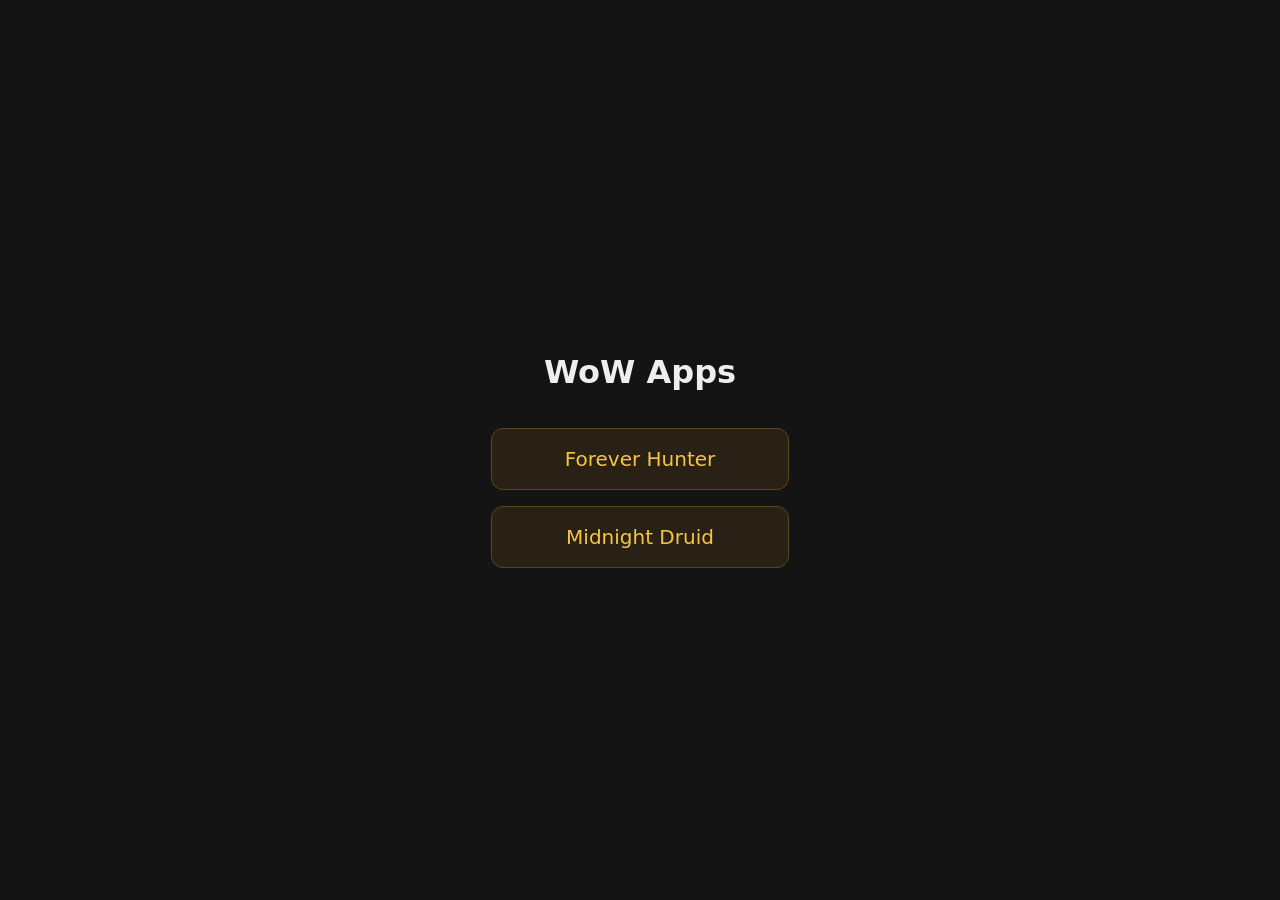
<file: index.html>
<!doctype html><html><head><meta charset="utf-8"><meta name="viewport" content="width=device-width,initial-scale=1"><title>Carlos's WoW Apps</title>
<style>body{font-family:system-ui;background:#141414;color:#eee;display:flex;flex-direction:column;gap:16px;align-items:center;justify-content:center;min-height:100vh;margin:0}a{display:block;width:260px;text-align:center;padding:18px;border-radius:12px;background:#2a2116;color:#f5c542;text-decoration:none;font-size:20px;border:1px solid #5a4520}</style></head>
<body><h1>WoW Apps</h1><a href="forever/">Forever Hunter</a><a href="midnight/">Midnight Druid</a></body></html>
</file>
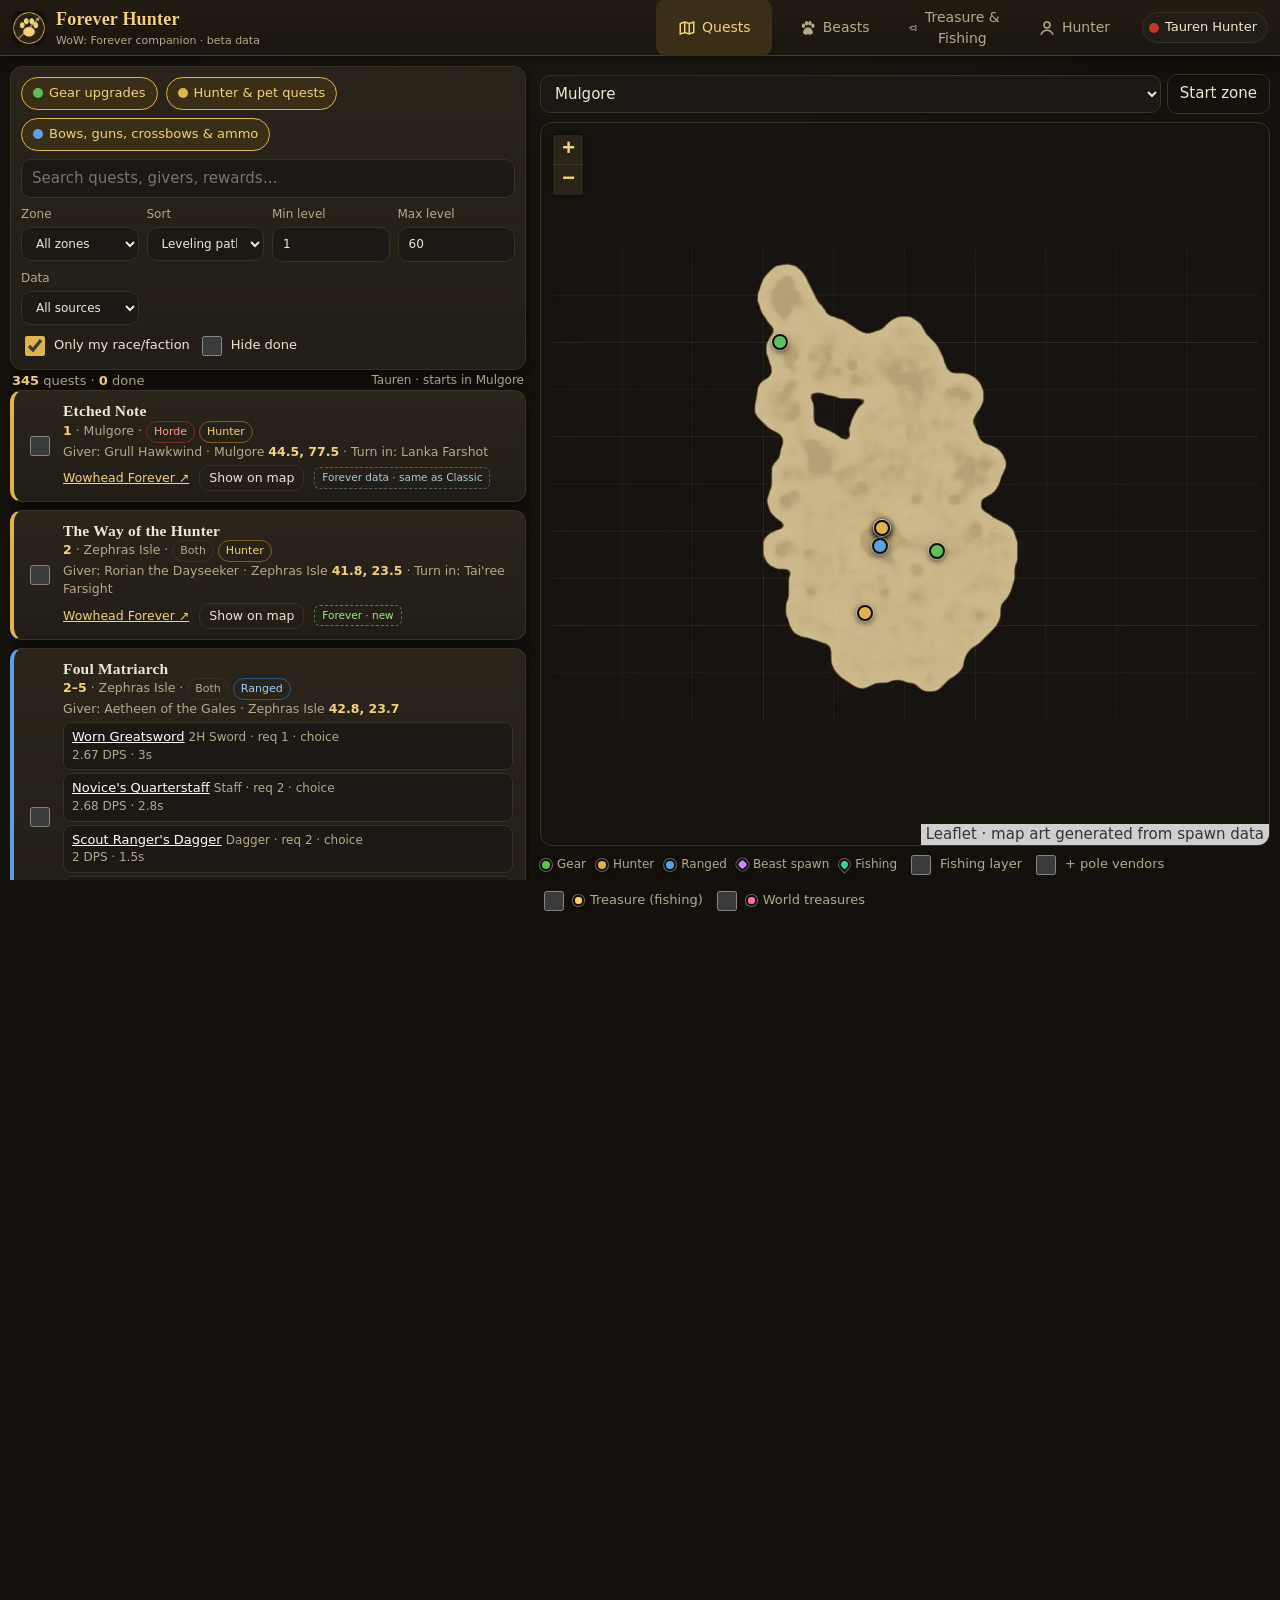
<file: forever/index.html>
<!doctype html>
<html lang="en">
<head>
<meta charset="utf-8">
<meta name="viewport" content="width=device-width,initial-scale=1,viewport-fit=cover">
<title>Forever Hunter — WoW: Forever quest map &amp; beast Pokédex</title>
<meta name="description" content="Fan-made WoW: Forever Hunter companion: quest map with gear, class/pet and ranged-weapon quests, and a tameable beast Pokédex.">
<meta name="theme-color" content="#1a150f">
<link rel="manifest" href="manifest.webmanifest">
<link rel="icon" href="icons/icon-192.png" type="image/png">
<link rel="apple-touch-icon" href="icons/apple-touch-icon.png">
<meta name="apple-mobile-web-app-capable" content="yes">
<meta name="apple-mobile-web-app-status-bar-style" content="black-translucent">
<link rel="stylesheet" href="vendor/leaflet/leaflet.css">
<link rel="stylesheet" href="css/app.css">
</head>
<body>
<header class="top">
  <img class="logo" src="icons/icon-192.png" alt="">
  <div><h1>Forever Hunter</h1><div class="sub">WoW: Forever companion · beta data</div></div>
  <div class="grow"></div>
  <nav class="tabs" role="tablist" aria-label="Sections">
    <button data-view="quests" role="tab" aria-selected="true"><svg viewBox="0 0 24 24" fill="none" stroke="currentColor" stroke-width="2"><path d="M9 4 3 6v14l6-2 6 2 6-2V4l-6 2-6-2z"/><path d="M9 4v14M15 6v14"/></svg>Quests</button>
    <button data-view="beasts" role="tab" aria-selected="false"><svg viewBox="0 0 24 24" fill="currentColor"><ellipse cx="6" cy="9" rx="2.2" ry="3"/><ellipse cx="10" cy="5.5" rx="2.2" ry="3"/><ellipse cx="14.5" cy="5.5" rx="2.2" ry="3"/><ellipse cx="18.5" cy="9" rx="2.2" ry="3"/><path d="M12 11c3.5 0 6.5 4.2 6.5 6.8 0 2.2-1.8 3.2-3.6 3.2-1.2 0-1.9-.6-2.9-.6s-1.7.6-2.9.6c-1.8 0-3.6-1-3.6-3.2C5.5 15.2 8.5 11 12 11z"/></svg>Beasts</button>
    <button data-view="fishing" role="tab" aria-selected="false"><svg viewBox="0 0 24 24" fill="none" stroke="currentColor" stroke-width="2"><path d="M3 12c3-4 7-5 11-3l4-3v12l-4-3c-4 2-8 1-11-3z"/><circle cx="7.5" cy="11.5" r=".8" fill="currentColor"/></svg>Treasure &amp; Fishing</button>
    <button data-view="settings" role="tab" aria-selected="false"><svg viewBox="0 0 24 24" fill="none" stroke="currentColor" stroke-width="2"><circle cx="12" cy="8" r="4"/><path d="M4 21c1.5-4 4.5-6 8-6s6.5 2 8 6"/></svg>Hunter</button>
  </nav>
  <button class="charpill" id="charpill" aria-label="Change race"></button>
</header>
<main>
  <div id="loading" class="empty">Loading Forever data…</div>
  <section class="view on" id="view-quests" aria-label="Quests"></section>
  <section class="view" id="view-beasts" aria-label="Beasts"></section>
  <section class="view" id="view-fishing" aria-label="Treasure &amp; Fishing"></section>
  <section class="view" id="view-settings" aria-label="Settings"></section>
</main>
<div id="map-holder" style="height:300px"></div>
<script src="vendor/leaflet/leaflet.js"></script>
<script type="module" src="js/app.js"></script>
</body>
</html>
</file>
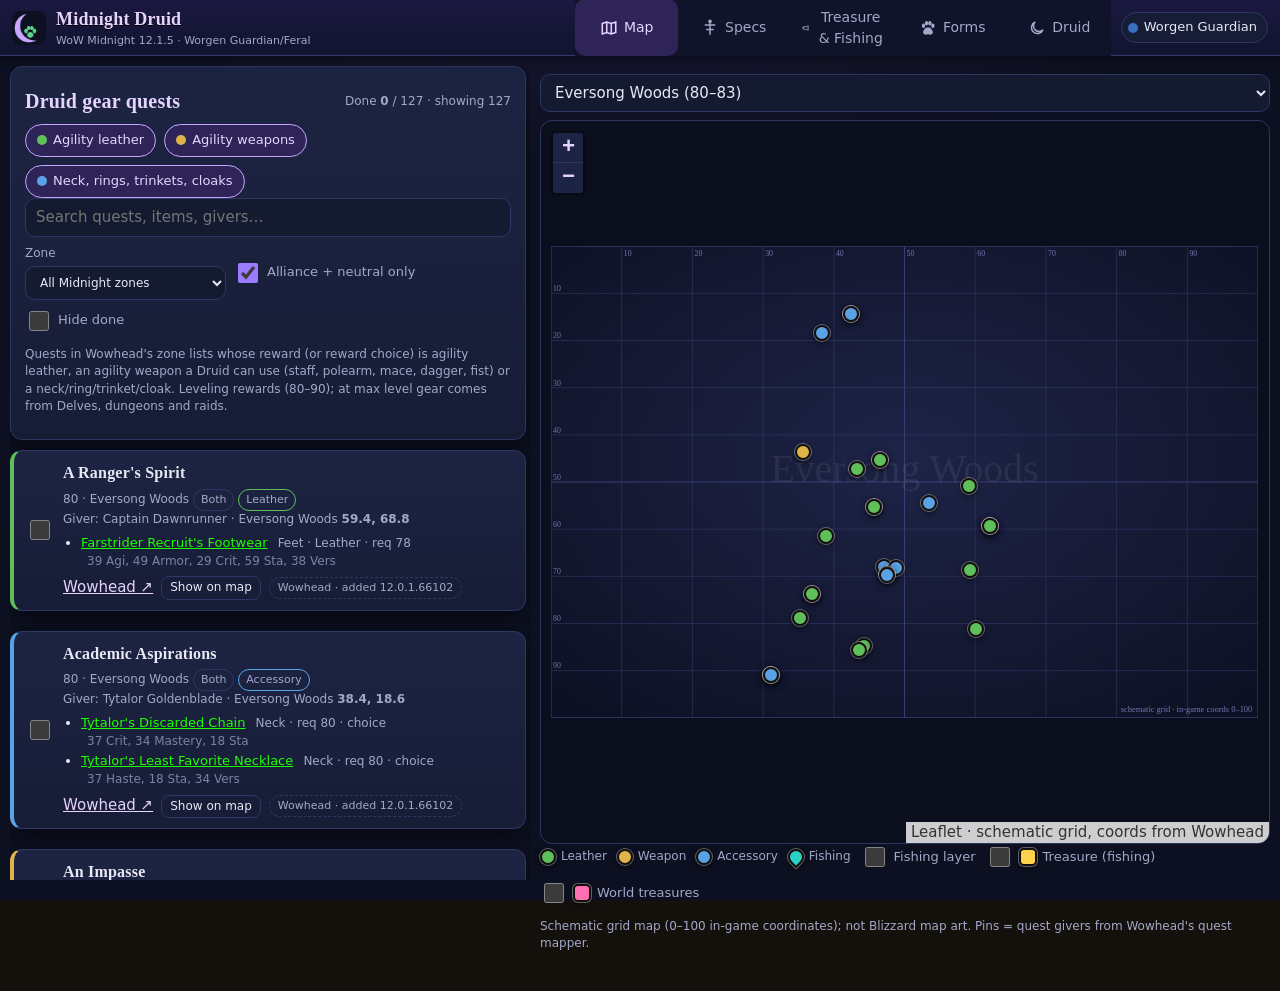
<file: midnight/index.html>
<!doctype html>
<html lang="en">
<head>
<meta charset="utf-8">
<meta name="viewport" content="width=device-width,initial-scale=1,viewport-fit=cover">
<title>Midnight Druid — WoW Midnight 12.1.5 Worgen Guardian/Feral companion</title>
<meta name="description" content="Fan-made WoW Midnight companion for a Worgen Druid: gear-quest map, Guardian/Feral builds and stats, treasure &amp; fishing guide and a form Pokédex.">
<meta name="theme-color" content="#0f1220">
<link rel="manifest" href="manifest.webmanifest">
<link rel="icon" href="icons/icon-192.png" type="image/png">
<link rel="apple-touch-icon" href="icons/apple-touch-icon.png">
<meta name="apple-mobile-web-app-capable" content="yes">
<meta name="apple-mobile-web-app-status-bar-style" content="black-translucent">
<link rel="stylesheet" href="vendor/leaflet/leaflet.css">
<link rel="stylesheet" href="css/app.css">
</head>
<body class="midnight">
<header class="top">
  <img class="logo" src="icons/icon-192.png" alt="">
  <div><h1>Midnight Druid</h1><div class="sub">WoW Midnight 12.1.5 · Worgen Guardian/Feral</div></div>
  <div class="grow"></div>
  <nav class="tabs" role="tablist" aria-label="Sections">
    <button data-view="map" role="tab" aria-selected="true"><svg viewBox="0 0 24 24" fill="none" stroke="currentColor" stroke-width="2"><path d="M9 4 3 6v14l6-2 6 2 6-2V4l-6 2-6-2z"/><path d="M9 4v14M15 6v14"/></svg>Map</button>
    <button data-view="specs" role="tab" aria-selected="false"><svg viewBox="0 0 24 24" fill="none" stroke="currentColor" stroke-width="2"><path d="M12 3v18M5 8h14M7 14h10"/><circle cx="12" cy="3" r="1.5"/></svg>Specs</button>
    <button data-view="fishing" role="tab" aria-selected="false"><svg viewBox="0 0 24 24" fill="none" stroke="currentColor" stroke-width="2"><path d="M3 12c3-4 7-5 11-3l4-3v12l-4-3c-4 2-8 1-11-3z"/><circle cx="7.5" cy="11.5" r=".8" fill="currentColor"/></svg>Treasure &amp; Fishing</button>
    <button data-view="forms" role="tab" aria-selected="false"><svg viewBox="0 0 24 24" fill="currentColor"><ellipse cx="6" cy="9" rx="2.2" ry="3"/><ellipse cx="10" cy="5.5" rx="2.2" ry="3"/><ellipse cx="14.5" cy="5.5" rx="2.2" ry="3"/><ellipse cx="18.5" cy="9" rx="2.2" ry="3"/><path d="M12 11c3.5 0 6.5 4.2 6.5 6.8 0 2.2-1.8 3.2-3.6 3.2-1.2 0-1.9-.6-2.9-.6s-1.7.6-2.9.6c-1.8 0-3.6-1-3.6-3.2C5.5 15.2 8.5 11 12 11z"/></svg>Forms</button>
    <button data-view="druid" role="tab" aria-selected="false"><svg viewBox="0 0 24 24" fill="none" stroke="currentColor" stroke-width="2"><path d="M20 14.5A8 8 0 1 1 9.5 4a6.5 6.5 0 0 0 10.5 10.5z"/></svg>Druid</button>
  </nav>
  <button class="charpill" id="charpill" aria-label="Switch spec"></button>
</header>
<main>
  <div id="loading" class="empty">Loading Midnight data…</div>
  <section class="view on" id="view-map" aria-label="Map"></section>
  <section class="view" id="view-specs" aria-label="Specs"></section>
  <section class="view" id="view-fishing" aria-label="Treasure &amp; Fishing"></section>
  <section class="view" id="view-forms" aria-label="Forms"></section>
  <section class="view" id="view-druid" aria-label="Druid"></section>
</main>
<div id="map-holder" style="height:300px"></div>
<script src="vendor/leaflet/leaflet.js"></script>
<script type="module" src="js/app.js"></script>
</body>
</html>
</file>
<file: forever/vendor/leaflet/leaflet.css>
/* required styles */

.leaflet-pane,
.leaflet-tile,
.leaflet-marker-icon,
.leaflet-marker-shadow,
.leaflet-tile-container,
.leaflet-pane > svg,
.leaflet-pane > canvas,
.leaflet-zoom-box,
.leaflet-image-layer,
.leaflet-layer {
	position: absolute;
	left: 0;
	top: 0;
	}
.leaflet-container {
	overflow: hidden;
	}
.leaflet-tile,
.leaflet-marker-icon,
.leaflet-marker-shadow {
	-webkit-user-select: none;
	   -moz-user-select: none;
	        user-select: none;
	  -webkit-user-drag: none;
	}
/* Prevents IE11 from highlighting tiles in blue */
.leaflet-tile::selection {
	background: transparent;
}
/* Safari renders non-retina tile on retina better with this, but Chrome is worse */
.leaflet-safari .leaflet-tile {
	image-rendering: -webkit-optimize-contrast;
	}
/* hack that prevents hw layers "stretching" when loading new tiles */
.leaflet-safari .leaflet-tile-container {
	width: 1600px;
	height: 1600px;
	-webkit-transform-origin: 0 0;
	}
.leaflet-marker-icon,
.leaflet-marker-shadow {
	display: block;
	}
/* .leaflet-container svg: reset svg max-width decleration shipped in Joomla! (joomla.org) 3.x */
/* .leaflet-container img: map is broken in FF if you have max-width: 100% on tiles */
.leaflet-container .leaflet-overlay-pane svg {
	max-width: none !important;
	max-height: none !important;
	}
.leaflet-container .leaflet-marker-pane img,
.leaflet-container .leaflet-shadow-pane img,
.leaflet-container .leaflet-tile-pane img,
.leaflet-container img.leaflet-image-layer,
.leaflet-container .leaflet-tile {
	max-width: none !important;
	max-height: none !important;
	width: auto;
	padding: 0;
	}

.leaflet-container img.leaflet-tile {
	/* See: https://bugs.chromium.org/p/chromium/issues/detail?id=600120 */
	mix-blend-mode: plus-lighter;
}

.leaflet-container.leaflet-touch-zoom {
	-ms-touch-action: pan-x pan-y;
	touch-action: pan-x pan-y;
	}
.leaflet-container.leaflet-touch-drag {
	-ms-touch-action: pinch-zoom;
	/* Fallback for FF which doesn't support pinch-zoom */
	touch-action: none;
	touch-action: pinch-zoom;
}
.leaflet-container.leaflet-touch-drag.leaflet-touch-zoom {
	-ms-touch-action: none;
	touch-action: none;
}
.leaflet-container {
	-webkit-tap-highlight-color: transparent;
}
.leaflet-container a {
	-webkit-tap-highlight-color: rgba(51, 181, 229, 0.4);
}
.leaflet-tile {
	filter: inherit;
	visibility: hidden;
	}
.leaflet-tile-loaded {
	visibility: inherit;
	}
.leaflet-zoom-box {
	width: 0;
	height: 0;
	-moz-box-sizing: border-box;
	     box-sizing: border-box;
	z-index: 800;
	}
/* workaround for https://bugzilla.mozilla.org/show_bug.cgi?id=888319 */
.leaflet-overlay-pane svg {
	-moz-user-select: none;
	}

.leaflet-pane         { z-index: 400; }

.leaflet-tile-pane    { z-index: 200; }
.leaflet-overlay-pane { z-index: 400; }
.leaflet-shadow-pane  { z-index: 500; }
.leaflet-marker-pane  { z-index: 600; }
.leaflet-tooltip-pane   { z-index: 650; }
.leaflet-popup-pane   { z-index: 700; }

.leaflet-map-pane canvas { z-index: 100; }
.leaflet-map-pane svg    { z-index: 200; }

.leaflet-vml-shape {
	width: 1px;
	height: 1px;
	}
.lvml {
	behavior: url(#default#VML);
	display: inline-block;
	position: absolute;
	}


/* control positioning */

.leaflet-control {
	position: relative;
	z-index: 800;
	pointer-events: visiblePainted; /* IE 9-10 doesn't have auto */
	pointer-events: auto;
	}
.leaflet-top,
.leaflet-bottom {
	position: absolute;
	z-index: 1000;
	pointer-events: none;
	}
.leaflet-top {
	top: 0;
	}
.leaflet-right {
	right: 0;
	}
.leaflet-bottom {
	bottom: 0;
	}
.leaflet-left {
	left: 0;
	}
.leaflet-control {
	float: left;
	clear: both;
	}
.leaflet-right .leaflet-control {
	float: right;
	}
.leaflet-top .leaflet-control {
	margin-top: 10px;
	}
.leaflet-bottom .leaflet-control {
	margin-bottom: 10px;
	}
.leaflet-left .leaflet-control {
	margin-left: 10px;
	}
.leaflet-right .leaflet-control {
	margin-right: 10px;
	}


/* zoom and fade animations */

.leaflet-fade-anim .leaflet-popup {
	opacity: 0;
	-webkit-transition: opacity 0.2s linear;
	   -moz-transition: opacity 0.2s linear;
	        transition: opacity 0.2s linear;
	}
.leaflet-fade-anim .leaflet-map-pane .leaflet-popup {
	opacity: 1;
	}
.leaflet-zoom-animated {
	-webkit-transform-origin: 0 0;
	    -ms-transform-origin: 0 0;
	        transform-origin: 0 0;
	}
svg.leaflet-zoom-animated {
	will-change: transform;
}

.leaflet-zoom-anim .leaflet-zoom-animated {
	-webkit-transition: -webkit-transform 0.25s cubic-bezier(0,0,0.25,1);
	   -moz-transition:    -moz-transform 0.25s cubic-bezier(0,0,0.25,1);
	        transition:         transform 0.25s cubic-bezier(0,0,0.25,1);
	}
.leaflet-zoom-anim .leaflet-tile,
.leaflet-pan-anim .leaflet-tile {
	-webkit-transition: none;
	   -moz-transition: none;
	        transition: none;
	}

.leaflet-zoom-anim .leaflet-zoom-hide {
	visibility: hidden;
	}


/* cursors */

.leaflet-interactive {
	cursor: pointer;
	}
.leaflet-grab {
	cursor: -webkit-grab;
	cursor:    -moz-grab;
	cursor:         grab;
	}
.leaflet-crosshair,
.leaflet-crosshair .leaflet-interactive {
	cursor: crosshair;
	}
.leaflet-popup-pane,
.leaflet-control {
	cursor: auto;
	}
.leaflet-dragging .leaflet-grab,
.leaflet-dragging .leaflet-grab .leaflet-interactive,
.leaflet-dragging .leaflet-marker-draggable {
	cursor: move;
	cursor: -webkit-grabbing;
	cursor:    -moz-grabbing;
	cursor:         grabbing;
	}

/* marker & overlays interactivity */
.leaflet-marker-icon,
.leaflet-marker-shadow,
.leaflet-image-layer,
.leaflet-pane > svg path,
.leaflet-tile-container {
	pointer-events: none;
	}

.leaflet-marker-icon.leaflet-interactive,
.leaflet-image-layer.leaflet-interactive,
.leaflet-pane > svg path.leaflet-interactive,
svg.leaflet-image-layer.leaflet-interactive path {
	pointer-events: visiblePainted; /* IE 9-10 doesn't have auto */
	pointer-events: auto;
	}

/* visual tweaks */

.leaflet-container {
	background: #ddd;
	outline-offset: 1px;
	}
.leaflet-container a {
	color: #0078A8;
	}
.leaflet-zoom-box {
	border: 2px dotted #38f;
	background: rgba(255,255,255,0.5);
	}


/* general typography */
.leaflet-container {
	font-family: "Helvetica Neue", Arial, Helvetica, sans-serif;
	font-size: 12px;
	font-size: 0.75rem;
	line-height: 1.5;
	}


/* general toolbar styles */

.leaflet-bar {
	box-shadow: 0 1px 5px rgba(0,0,0,0.65);
	border-radius: 4px;
	}
.leaflet-bar a {
	background-color: #fff;
	border-bottom: 1px solid #ccc;
	width: 26px;
	height: 26px;
	line-height: 26px;
	display: block;
	text-align: center;
	text-decoration: none;
	color: black;
	}
.leaflet-bar a,
.leaflet-control-layers-toggle {
	background-position: 50% 50%;
	background-repeat: no-repeat;
	display: block;
	}
.leaflet-bar a:hover,
.leaflet-bar a:focus {
	background-color: #f4f4f4;
	}
.leaflet-bar a:first-child {
	border-top-left-radius: 4px;
	border-top-right-radius: 4px;
	}
.leaflet-bar a:last-child {
	border-bottom-left-radius: 4px;
	border-bottom-right-radius: 4px;
	border-bottom: none;
	}
.leaflet-bar a.leaflet-disabled {
	cursor: default;
	background-color: #f4f4f4;
	color: #bbb;
	}

.leaflet-touch .leaflet-bar a {
	width: 30px;
	height: 30px;
	line-height: 30px;
	}
.leaflet-touch .leaflet-bar a:first-child {
	border-top-left-radius: 2px;
	border-top-right-radius: 2px;
	}
.leaflet-touch .leaflet-bar a:last-child {
	border-bottom-left-radius: 2px;
	border-bottom-right-radius: 2px;
	}

/* zoom control */

.leaflet-control-zoom-in,
.leaflet-control-zoom-out {
	font: bold 18px 'Lucida Console', Monaco, monospace;
	text-indent: 1px;
	}

.leaflet-touch .leaflet-control-zoom-in, .leaflet-touch .leaflet-control-zoom-out  {
	font-size: 22px;
	}


/* layers control */

.leaflet-control-layers {
	box-shadow: 0 1px 5px rgba(0,0,0,0.4);
	background: #fff;
	border-radius: 5px;
	}
.leaflet-control-layers-toggle {
	background-image: url(images/layers.png);
	width: 36px;
	height: 36px;
	}
.leaflet-retina .leaflet-control-layers-toggle {
	background-image: url(images/layers-2x.png);
	background-size: 26px 26px;
	}
.leaflet-touch .leaflet-control-layers-toggle {
	width: 44px;
	height: 44px;
	}
.leaflet-control-layers .leaflet-control-layers-list,
.leaflet-control-layers-expanded .leaflet-control-layers-toggle {
	display: none;
	}
.leaflet-control-layers-expanded .leaflet-control-layers-list {
	display: block;
	position: relative;
	}
.leaflet-control-layers-expanded {
	padding: 6px 10px 6px 6px;
	color: #333;
	background: #fff;
	}
.leaflet-control-layers-scrollbar {
	overflow-y: scroll;
	overflow-x: hidden;
	padding-right: 5px;
	}
.leaflet-control-layers-selector {
	margin-top: 2px;
	position: relative;
	top: 1px;
	}
.leaflet-control-layers label {
	display: block;
	font-size: 13px;
	font-size: 1.08333em;
	}
.leaflet-control-layers-separator {
	height: 0;
	border-top: 1px solid #ddd;
	margin: 5px -10px 5px -6px;
	}

/* Default icon URLs */
.leaflet-default-icon-path { /* used only in path-guessing heuristic, see L.Icon.Default */
	background-image: url(images/marker-icon.png);
	}


/* attribution and scale controls */

.leaflet-container .leaflet-control-attribution {
	background: #fff;
	background: rgba(255, 255, 255, 0.8);
	margin: 0;
	}
.leaflet-control-attribution,
.leaflet-control-scale-line {
	padding: 0 5px;
	color: #333;
	line-height: 1.4;
	}
.leaflet-control-attribution a {
	text-decoration: none;
	}
.leaflet-control-attribution a:hover,
.leaflet-control-attribution a:focus {
	text-decoration: underline;
	}
.leaflet-attribution-flag {
	display: inline !important;
	vertical-align: baseline !important;
	width: 1em;
	height: 0.6669em;
	}
.leaflet-left .leaflet-control-scale {
	margin-left: 5px;
	}
.leaflet-bottom .leaflet-control-scale {
	margin-bottom: 5px;
	}
.leaflet-control-scale-line {
	border: 2px solid #777;
	border-top: none;
	line-height: 1.1;
	padding: 2px 5px 1px;
	white-space: nowrap;
	-moz-box-sizing: border-box;
	     box-sizing: border-box;
	background: rgba(255, 255, 255, 0.8);
	text-shadow: 1px 1px #fff;
	}
.leaflet-control-scale-line:not(:first-child) {
	border-top: 2px solid #777;
	border-bottom: none;
	margin-top: -2px;
	}
.leaflet-control-scale-line:not(:first-child):not(:last-child) {
	border-bottom: 2px solid #777;
	}

.leaflet-touch .leaflet-control-attribution,
.leaflet-touch .leaflet-control-layers,
.leaflet-touch .leaflet-bar {
	box-shadow: none;
	}
.leaflet-touch .leaflet-control-layers,
.leaflet-touch .leaflet-bar {
	border: 2px solid rgba(0,0,0,0.2);
	background-clip: padding-box;
	}


/* popup */

.leaflet-popup {
	position: absolute;
	text-align: center;
	margin-bottom: 20px;
	}
.leaflet-popup-content-wrapper {
	padding: 1px;
	text-align: left;
	border-radius: 12px;
	}
.leaflet-popup-content {
	margin: 13px 24px 13px 20px;
	line-height: 1.3;
	font-size: 13px;
	font-size: 1.08333em;
	min-height: 1px;
	}
.leaflet-popup-content p {
	margin: 17px 0;
	margin: 1.3em 0;
	}
.leaflet-popup-tip-container {
	width: 40px;
	height: 20px;
	position: absolute;
	left: 50%;
	margin-top: -1px;
	margin-left: -20px;
	overflow: hidden;
	pointer-events: none;
	}
.leaflet-popup-tip {
	width: 17px;
	height: 17px;
	padding: 1px;

	margin: -10px auto 0;
	pointer-events: auto;

	-webkit-transform: rotate(45deg);
	   -moz-transform: rotate(45deg);
	    -ms-transform: rotate(45deg);
	        transform: rotate(45deg);
	}
.leaflet-popup-content-wrapper,
.leaflet-popup-tip {
	background: white;
	color: #333;
	box-shadow: 0 3px 14px rgba(0,0,0,0.4);
	}
.leaflet-container a.leaflet-popup-close-button {
	position: absolute;
	top: 0;
	right: 0;
	border: none;
	text-align: center;
	width: 24px;
	height: 24px;
	font: 16px/24px Tahoma, Verdana, sans-serif;
	color: #757575;
	text-decoration: none;
	background: transparent;
	}
.leaflet-container a.leaflet-popup-close-button:hover,
.leaflet-container a.leaflet-popup-close-button:focus {
	color: #585858;
	}
.leaflet-popup-scrolled {
	overflow: auto;
	}

.leaflet-oldie .leaflet-popup-content-wrapper {
	-ms-zoom: 1;
	}
.leaflet-oldie .leaflet-popup-tip {
	width: 24px;
	margin: 0 auto;

	-ms-filter: "progid:DXImageTransform.Microsoft.Matrix(M11=0.70710678, M12=0.70710678, M21=-0.70710678, M22=0.70710678)";
	filter: progid:DXImageTransform.Microsoft.Matrix(M11=0.70710678, M12=0.70710678, M21=-0.70710678, M22=0.70710678);
	}

.leaflet-oldie .leaflet-control-zoom,
.leaflet-oldie .leaflet-control-layers,
.leaflet-oldie .leaflet-popup-content-wrapper,
.leaflet-oldie .leaflet-popup-tip {
	border: 1px solid #999;
	}


/* div icon */

.leaflet-div-icon {
	background: #fff;
	border: 1px solid #666;
	}


/* Tooltip */
/* Base styles for the element that has a tooltip */
.leaflet-tooltip {
	position: absolute;
	padding: 6px;
	background-color: #fff;
	border: 1px solid #fff;
	border-radius: 3px;
	color: #222;
	white-space: nowrap;
	-webkit-user-select: none;
	-moz-user-select: none;
	-ms-user-select: none;
	user-select: none;
	pointer-events: none;
	box-shadow: 0 1px 3px rgba(0,0,0,0.4);
	}
.leaflet-tooltip.leaflet-interactive {
	cursor: pointer;
	pointer-events: auto;
	}
.leaflet-tooltip-top:before,
.leaflet-tooltip-bottom:before,
.leaflet-tooltip-left:before,
.leaflet-tooltip-right:before {
	position: absolute;
	pointer-events: none;
	border: 6px solid transparent;
	background: transparent;
	content: "";
	}

/* Directions */

.leaflet-tooltip-bottom {
	margin-top: 6px;
}
.leaflet-tooltip-top {
	margin-top: -6px;
}
.leaflet-tooltip-bottom:before,
.leaflet-tooltip-top:before {
	left: 50%;
	margin-left: -6px;
	}
.leaflet-tooltip-top:before {
	bottom: 0;
	margin-bottom: -12px;
	border-top-color: #fff;
	}
.leaflet-tooltip-bottom:before {
	top: 0;
	margin-top: -12px;
	margin-left: -6px;
	border-bottom-color: #fff;
	}
.leaflet-tooltip-left {
	margin-left: -6px;
}
.leaflet-tooltip-right {
	margin-left: 6px;
}
.leaflet-tooltip-left:before,
.leaflet-tooltip-right:before {
	top: 50%;
	margin-top: -6px;
	}
.leaflet-tooltip-left:before {
	right: 0;
	margin-right: -12px;
	border-left-color: #fff;
	}
.leaflet-tooltip-right:before {
	left: 0;
	margin-left: -12px;
	border-right-color: #fff;
	}

/* Printing */

@media print {
	/* Prevent printers from removing background-images of controls. */
	.leaflet-control {
		-webkit-print-color-adjust: exact;
		print-color-adjust: exact;
		}
	}
</file>
<file: forever/css/app.css>
:root{
  --bg:#14110d; --bg2:#1c1813; --panel:#221d16; --panel2:#2a241b; --line:#3a3125;
  --text:#efe6d2; --muted:#b5a88e; --dim:#8a7f6a; --gold:#e0b44c; --gold2:#f3d27a;
  --horde:#c0392b; --alliance:#3b6fc4; --ok:#5fbf5a; --blue:#5aa2e6; --rare:#c58bff;
  --radius:12px; --shadow:0 6px 24px rgba(0,0,0,.45);
  --tabh:62px; --toph:56px;
  color-scheme: dark;
}
*{box-sizing:border-box}
html,body{margin:0;height:100%;background:var(--bg);color:var(--text);
  font:15px/1.45 system-ui,-apple-system,"Segoe UI",Roboto,sans-serif;-webkit-text-size-adjust:100%}
body{background:radial-gradient(1200px 600px at 50% -200px,#2b2216 0%,var(--bg) 60%) fixed}
h1,h2,h3,.serif{font-family:Georgia,"Times New Roman",serif;letter-spacing:.2px}
a{color:var(--gold2)} a:hover{color:#fff}
button,select,input{font:inherit;color:inherit}
.sr{position:absolute;width:1px;height:1px;overflow:hidden;clip:rect(0 0 0 0)}

/* top bar */
.top{position:sticky;top:0;z-index:1000;height:var(--toph);display:flex;align-items:center;gap:10px;
  padding:0 12px;padding-top:env(safe-area-inset-top);background:linear-gradient(#231c13,#1a150f);
  border-bottom:1px solid #4a3b22;box-shadow:0 2px 12px rgba(0,0,0,.5)}
.top .logo{width:34px;height:34px;border-radius:8px}
.top h1{font-size:18px;margin:0;color:var(--gold2);text-shadow:0 1px 0 #000}
.top .sub{font-size:11px;color:var(--muted);display:none}
.top .grow{flex:1}
.charpill{display:flex;align-items:center;gap:6px;border:1px solid var(--line);background:var(--panel);
  border-radius:999px;padding:5px 10px 5px 6px;cursor:pointer;font-size:13px;white-space:nowrap}
.charpill .dot{width:10px;height:10px;border-radius:50%}
.dot.H{background:var(--horde)} .dot.A{background:var(--alliance)}

/* tabs (bottom on mobile, top on desktop) */
.tabs{position:fixed;bottom:0;left:0;right:0;z-index:1000;display:flex;height:calc(var(--tabh) + env(safe-area-inset-bottom));
  padding-bottom:env(safe-area-inset-bottom);background:#19140e;border-top:1px solid #4a3b22}
.tabs button{flex:1;background:none;border:0;color:var(--muted);display:flex;flex-direction:column;align-items:center;
  justify-content:center;gap:2px;font-size:12px;cursor:pointer}
.tabs button svg{width:24px;height:24px}
.tabs button[aria-selected=true]{color:var(--gold2)}
main{padding-bottom:calc(var(--tabh) + env(safe-area-inset-bottom) + 8px)}
.view{display:none}.view.on{display:block}

/* generic */
.wrap{max-width:1400px;margin:0 auto;padding:10px}
.card{background:linear-gradient(180deg,var(--panel2),var(--panel));border:1px solid var(--line);border-radius:var(--radius);
  box-shadow:var(--shadow)}
.row{display:flex;gap:8px;align-items:center;flex-wrap:wrap}
.chip{display:inline-flex;align-items:center;gap:6px;border:1px solid var(--line);background:var(--bg2);border-radius:999px;
  padding:6px 11px;font-size:13px;cursor:pointer;user-select:none;white-space:nowrap}
.chip[aria-pressed=true]{border-color:var(--gold);background:#3a2e17;color:var(--gold2)}
.chip .sw{width:10px;height:10px;border-radius:50%}
.field{display:flex;flex-direction:column;gap:3px;font-size:12px;color:var(--muted)}
.field input,.field select,.search{background:var(--bg2);border:1px solid var(--line);border-radius:10px;padding:8px 10px;
  color:var(--text);min-width:0}
.search{width:100%}
.btn{background:#3a2e17;border:1px solid #6b5426;color:var(--gold2);border-radius:10px;padding:8px 12px;cursor:pointer}
.btn.ghost{background:transparent;border-color:var(--line);color:var(--text)}
.btn:active{transform:translateY(1px)}
.small{font-size:12px;color:var(--muted)}
.badge{display:inline-block;font-size:11px;padding:2px 7px;border-radius:999px;border:1px solid var(--line);white-space:nowrap}
.badge.H{border-color:#7a2a22;color:#ff9b8f} .badge.A{border-color:#2b4f8c;color:#9cc0ff} .badge.B{color:var(--muted)}
.badge.rare{border-color:#6c4a96;color:var(--rare)} .badge.elite{border-color:#8a6b2a;color:var(--gold2)}
.badge.cat-gear{border-color:#2f6b2c;color:#9be696} .badge.cat-class{border-color:#7b5f21;color:var(--gold2)}
.badge.cat-ranged{border-color:#2b5a85;color:#9fd0ff} .badge.best{background:#3a2e17;border-color:var(--gold);color:var(--gold2)}
.st{font-size:10.5px;padding:2px 7px;border-radius:6px;border:1px dashed var(--line);white-space:nowrap}
.st-new{border-color:#4f8a3a;color:#a8e58f}.st-changed{border-color:#a07a2a;color:#ffd47a}
.st-listed{border-color:#4b6274;color:#aac7dc}.st-classic{border-color:#6d5a4a;color:#c9b39b}
.q-poor{color:#9d9d9d}.q-common{color:#fff}.q-uncommon{color:#1eff00}.q-rare{color:#0070dd}.q-epic{color:#a335ee}
.empty{padding:30px;text-align:center;color:var(--muted)}
.check{display:flex;align-items:center;gap:6px;cursor:pointer;font-size:13px}
.check input{width:20px;height:20px;accent-color:var(--gold)}

/* quests layout */
.qlayout{display:grid;grid-template-columns:1fr;gap:10px}
.filters{padding:10px;display:flex;flex-direction:column;gap:8px}
.fgrid{display:grid;grid-template-columns:repeat(2,minmax(0,1fr));gap:8px}
.mapbar select{background:var(--bg2);border:1px solid var(--line);border-radius:10px;padding:8px 10px;color:var(--text)}
#map{position:relative;overflow:hidden;height:56vh;min-height:320px;border-radius:var(--radius);border:1px solid var(--line);background:#16130f}
.mapbar{display:flex;gap:6px;align-items:center;padding:8px 0;flex-wrap:wrap}
.mapbar select{flex:1;min-width:150px}
.qlist{display:flex;flex-direction:column;gap:8px}
.q{padding:10px 12px;display:grid;grid-template-columns:auto 1fr;gap:4px 10px;border-left:4px solid var(--line)}
.q.done{opacity:.55}
.q.sel{outline:2px solid var(--gold)}
.q h3{margin:0;font-size:15.5px;line-height:1.25}
.q .meta{font-size:12.5px;color:var(--muted)}
.q .rew{margin-top:4px;display:flex;flex-direction:column;gap:3px}
.reward{font-size:13px;background:var(--bg2);border:1px solid var(--line);border-radius:8px;padding:5px 8px}
.reward .stats{color:var(--muted);font-size:12px}
.reward .stats b{color:#9be696;font-weight:600}
.q .links{display:flex;gap:10px;font-size:12.5px;margin-top:4px;flex-wrap:wrap;align-items:center}
.lvl{font-variant-numeric:tabular-nums;font-weight:700;color:var(--gold2)}
.counter{font-size:13px;color:var(--muted)}
.counter b{color:var(--gold2)}
.listhead{display:flex;justify-content:space-between;align-items:center;gap:8px;flex-wrap:wrap;padding:2px 2px 0}
.more{display:block;width:100%;margin:6px 0}

/* map markers */
.mk{width:16px;height:16px;border-radius:50%;border:2px solid #120f0b;box-shadow:0 0 0 1px rgba(255,255,255,.35),0 2px 6px rgba(0,0,0,.6)}
.mk.done{filter:grayscale(1);opacity:.5}
.mk.beast{border-radius:4px;transform:rotate(45deg)}
.leaflet-container{background:#16130f;font:inherit}
.leaflet-popup-content-wrapper,.leaflet-popup-tip{background:var(--panel2);color:var(--text);border:1px solid var(--line)}
.leaflet-popup-content{margin:10px 12px;font-size:13px}
.leaflet-control-zoom a{background:var(--panel2)!important;color:var(--gold2)!important;border-color:var(--line)!important}
.zlabel{color:#3b2d16;font:600 12px Georgia,serif;text-shadow:0 0 3px #e8d6a6;white-space:nowrap;pointer-events:none;
  background:none;border:0;box-shadow:none}
.leaflet-tooltip.zlabel:before{display:none}
.maplegend{font-size:12px;color:var(--muted);display:flex;gap:10px;flex-wrap:wrap}
.maplegend span{display:inline-flex;gap:5px;align-items:center}

/* pokedex */
.dexhead{padding:12px;display:flex;flex-direction:column;gap:10px}
.progress{height:10px;background:var(--bg2);border-radius:999px;border:1px solid var(--line);overflow:hidden}
.progress i{display:block;height:100%;background:linear-gradient(90deg,#8a6a24,var(--gold2))}
.dex{display:grid;grid-template-columns:1fr;gap:10px;margin-top:10px}
.bcard{padding:12px;display:flex;flex-direction:column;gap:6px;border-top:3px solid var(--line)}
.bcard.caught{border-top-color:var(--ok)}
.bcard.israre{border-top-color:var(--rare)}
.bcard.israre.caught{border-top-color:var(--ok)}
.bcard h3{margin:0;font-size:16px}
.bcard .fam{display:flex;gap:8px;align-items:center}
.famicon{width:34px;height:34px;flex:none;border-radius:8px;background:#2f2618;border:1px solid #5b4720;display:grid;place-items:center}
.famicon svg{width:24px;height:24px;fill:var(--gold2)}
.kv{display:grid;grid-template-columns:88px 1fr;gap:3px 8px;font-size:13px}
.kv dt{color:var(--dim)} .kv dd{margin:0}
.abil{display:flex;gap:4px;flex-wrap:wrap}
.abil span{font-size:11.5px;background:var(--bg2);border:1px solid var(--line);border-radius:6px;padding:1px 6px}
.abil span.uniq{border-color:#7b5f21;color:var(--gold2)}
.look{font-size:12.5px;color:var(--muted);font-style:italic}

/* settings */
.settings{padding:14px;display:flex;flex-direction:column;gap:14px;max-width:760px;margin:0 auto}
.racegrid{display:grid;grid-template-columns:repeat(2,minmax(0,1fr));gap:8px}
.race{padding:10px;border-radius:10px;border:1px solid var(--line);background:var(--bg2);cursor:pointer;text-align:left}
.race[aria-pressed=true]{border-color:var(--gold);background:#3a2e17}
.race small{display:block;color:var(--muted)}
.sources li{margin-bottom:6px}
.toast{position:fixed;left:50%;bottom:calc(var(--tabh) + 18px);transform:translateX(-50%);background:#3a2e17;border:1px solid var(--gold);
  color:var(--gold2);padding:9px 14px;border-radius:10px;z-index:2000;box-shadow:var(--shadow);font-size:14px}
dialog{background:var(--panel);color:var(--text);border:1px solid var(--line);border-radius:14px;max-width:min(560px,94vw)}
dialog::backdrop{background:rgba(0,0,0,.6)}

@media (min-width:700px){
  .dex{grid-template-columns:repeat(2,minmax(0,1fr))}
  .fgrid{grid-template-columns:repeat(4,minmax(0,1fr))}
  .dexhead .fgrid{grid-template-columns:repeat(6,minmax(0,1fr))}
  .racegrid{grid-template-columns:repeat(3,minmax(0,1fr))}
  .top .sub{display:block}
}
@media (min-width:1000px){
  :root{--tabh:0px}
  .tabs{position:static;height:auto;border:0;background:none;padding:0;gap:4px}
  .tabs button{flex-direction:row;gap:6px;font-size:14px;padding:8px 12px;border-radius:10px}
  .tabs button[aria-selected=true]{background:#3a2e17}
  .tabs button svg{width:18px;height:18px}
  .topnav{display:flex}
  main{padding-bottom:16px}
  .qlayout{grid-template-columns:minmax(380px,520px) 1fr;align-items:start}
  .qlayout .mapcol{position:sticky;top:calc(var(--toph) + 10px);order:2}
  .qlayout .listcol{order:1;max-height:calc(100vh - var(--toph) - 30px);overflow:auto;padding-right:4px}
  #map{height:calc(100vh - var(--toph) - 120px)}
  .dex{grid-template-columns:repeat(3,minmax(0,1fr))}
  .toast{bottom:24px}
}
@media (min-width:1500px){.dex{grid-template-columns:repeat(4,minmax(0,1fr))}}

/* fishing */
.seg{display:flex;gap:4px;flex-wrap:wrap}
.seg button{flex:1;min-width:max-content;background:var(--bg2);border:1px solid var(--line);color:var(--muted);border-radius:10px;padding:7px 10px;cursor:pointer;font-size:13px}
.seg button[aria-pressed=true]{border-color:var(--gold);background:#3a2e17;color:var(--gold2)}
.sk{font-size:11px;margin-left:6px;padding:1px 6px;border-radius:6px;border:1px solid var(--line)}
.sk.ok{border-color:#4f8a3a;color:#a8e58f}.sk.mid{border-color:#a07a2a;color:#ffd47a}.sk.low{border-color:#8a3a2a;color:#ff9b8f}
.mk.fish{border-radius:50% 50% 50% 0;transform:rotate(-45deg)}
.mk.fishnpc{width:12px;height:12px;border-radius:3px}
.plist{list-style:none;padding:0;margin:0;display:flex;flex-direction:column;gap:8px;font-size:13px}
.fspot .kv{grid-template-columns:76px 1fr}
.abil span b{color:var(--gold2)}
/* Treasure & Fishing */
.trhead{display:grid;gap:10px;margin-bottom:12px}
.trhead h2{margin:0}
.trhead #trFilters{display:grid;gap:8px}
.trhead #trTypes{gap:6px;flex-wrap:wrap}
.trlist{display:grid;gap:10px;grid-template-columns:repeat(auto-fill,minmax(min(100%,460px),1fr))}
.trcard{display:flex;gap:12px;padding:12px;align-items:flex-start}
.trcard .fg{font-size:26px;line-height:1;flex:none;width:34px;text-align:center}
.trcard .body{flex:1;min-width:0;display:grid;gap:6px}
.trcard h3{margin:0;font-size:15.5px;overflow-wrap:anywhere}
.trcard.isdone{opacity:.62}
.trcard .srcs{margin:0;padding-left:0;list-style:none;display:grid;gap:5px;font-size:13px}
.trcard .srcs li{overflow-wrap:anywhere}
.trcard .tip{margin:0;color:var(--muted)}
.trcard pre.tt{white-space:pre-wrap;font:12px/1.4 inherit;margin:6px 0 0;color:var(--muted)}
.btn.sm{padding:2px 8px;font-size:12px;min-height:0}
.trmore{grid-column:1/-1;justify-self:center}
.mk.tr{border-radius:5px;display:flex;align-items:center;justify-content:center;font-size:10px;line-height:1;width:18px;height:18px}
</file>
<file: midnight/vendor/leaflet/leaflet.css>
/* required styles */

.leaflet-pane,
.leaflet-tile,
.leaflet-marker-icon,
.leaflet-marker-shadow,
.leaflet-tile-container,
.leaflet-pane > svg,
.leaflet-pane > canvas,
.leaflet-zoom-box,
.leaflet-image-layer,
.leaflet-layer {
	position: absolute;
	left: 0;
	top: 0;
	}
.leaflet-container {
	overflow: hidden;
	}
.leaflet-tile,
.leaflet-marker-icon,
.leaflet-marker-shadow {
	-webkit-user-select: none;
	   -moz-user-select: none;
	        user-select: none;
	  -webkit-user-drag: none;
	}
/* Prevents IE11 from highlighting tiles in blue */
.leaflet-tile::selection {
	background: transparent;
}
/* Safari renders non-retina tile on retina better with this, but Chrome is worse */
.leaflet-safari .leaflet-tile {
	image-rendering: -webkit-optimize-contrast;
	}
/* hack that prevents hw layers "stretching" when loading new tiles */
.leaflet-safari .leaflet-tile-container {
	width: 1600px;
	height: 1600px;
	-webkit-transform-origin: 0 0;
	}
.leaflet-marker-icon,
.leaflet-marker-shadow {
	display: block;
	}
/* .leaflet-container svg: reset svg max-width decleration shipped in Joomla! (joomla.org) 3.x */
/* .leaflet-container img: map is broken in FF if you have max-width: 100% on tiles */
.leaflet-container .leaflet-overlay-pane svg {
	max-width: none !important;
	max-height: none !important;
	}
.leaflet-container .leaflet-marker-pane img,
.leaflet-container .leaflet-shadow-pane img,
.leaflet-container .leaflet-tile-pane img,
.leaflet-container img.leaflet-image-layer,
.leaflet-container .leaflet-tile {
	max-width: none !important;
	max-height: none !important;
	width: auto;
	padding: 0;
	}

.leaflet-container img.leaflet-tile {
	/* See: https://bugs.chromium.org/p/chromium/issues/detail?id=600120 */
	mix-blend-mode: plus-lighter;
}

.leaflet-container.leaflet-touch-zoom {
	-ms-touch-action: pan-x pan-y;
	touch-action: pan-x pan-y;
	}
.leaflet-container.leaflet-touch-drag {
	-ms-touch-action: pinch-zoom;
	/* Fallback for FF which doesn't support pinch-zoom */
	touch-action: none;
	touch-action: pinch-zoom;
}
.leaflet-container.leaflet-touch-drag.leaflet-touch-zoom {
	-ms-touch-action: none;
	touch-action: none;
}
.leaflet-container {
	-webkit-tap-highlight-color: transparent;
}
.leaflet-container a {
	-webkit-tap-highlight-color: rgba(51, 181, 229, 0.4);
}
.leaflet-tile {
	filter: inherit;
	visibility: hidden;
	}
.leaflet-tile-loaded {
	visibility: inherit;
	}
.leaflet-zoom-box {
	width: 0;
	height: 0;
	-moz-box-sizing: border-box;
	     box-sizing: border-box;
	z-index: 800;
	}
/* workaround for https://bugzilla.mozilla.org/show_bug.cgi?id=888319 */
.leaflet-overlay-pane svg {
	-moz-user-select: none;
	}

.leaflet-pane         { z-index: 400; }

.leaflet-tile-pane    { z-index: 200; }
.leaflet-overlay-pane { z-index: 400; }
.leaflet-shadow-pane  { z-index: 500; }
.leaflet-marker-pane  { z-index: 600; }
.leaflet-tooltip-pane   { z-index: 650; }
.leaflet-popup-pane   { z-index: 700; }

.leaflet-map-pane canvas { z-index: 100; }
.leaflet-map-pane svg    { z-index: 200; }

.leaflet-vml-shape {
	width: 1px;
	height: 1px;
	}
.lvml {
	behavior: url(#default#VML);
	display: inline-block;
	position: absolute;
	}


/* control positioning */

.leaflet-control {
	position: relative;
	z-index: 800;
	pointer-events: visiblePainted; /* IE 9-10 doesn't have auto */
	pointer-events: auto;
	}
.leaflet-top,
.leaflet-bottom {
	position: absolute;
	z-index: 1000;
	pointer-events: none;
	}
.leaflet-top {
	top: 0;
	}
.leaflet-right {
	right: 0;
	}
.leaflet-bottom {
	bottom: 0;
	}
.leaflet-left {
	left: 0;
	}
.leaflet-control {
	float: left;
	clear: both;
	}
.leaflet-right .leaflet-control {
	float: right;
	}
.leaflet-top .leaflet-control {
	margin-top: 10px;
	}
.leaflet-bottom .leaflet-control {
	margin-bottom: 10px;
	}
.leaflet-left .leaflet-control {
	margin-left: 10px;
	}
.leaflet-right .leaflet-control {
	margin-right: 10px;
	}


/* zoom and fade animations */

.leaflet-fade-anim .leaflet-popup {
	opacity: 0;
	-webkit-transition: opacity 0.2s linear;
	   -moz-transition: opacity 0.2s linear;
	        transition: opacity 0.2s linear;
	}
.leaflet-fade-anim .leaflet-map-pane .leaflet-popup {
	opacity: 1;
	}
.leaflet-zoom-animated {
	-webkit-transform-origin: 0 0;
	    -ms-transform-origin: 0 0;
	        transform-origin: 0 0;
	}
svg.leaflet-zoom-animated {
	will-change: transform;
}

.leaflet-zoom-anim .leaflet-zoom-animated {
	-webkit-transition: -webkit-transform 0.25s cubic-bezier(0,0,0.25,1);
	   -moz-transition:    -moz-transform 0.25s cubic-bezier(0,0,0.25,1);
	        transition:         transform 0.25s cubic-bezier(0,0,0.25,1);
	}
.leaflet-zoom-anim .leaflet-tile,
.leaflet-pan-anim .leaflet-tile {
	-webkit-transition: none;
	   -moz-transition: none;
	        transition: none;
	}

.leaflet-zoom-anim .leaflet-zoom-hide {
	visibility: hidden;
	}


/* cursors */

.leaflet-interactive {
	cursor: pointer;
	}
.leaflet-grab {
	cursor: -webkit-grab;
	cursor:    -moz-grab;
	cursor:         grab;
	}
.leaflet-crosshair,
.leaflet-crosshair .leaflet-interactive {
	cursor: crosshair;
	}
.leaflet-popup-pane,
.leaflet-control {
	cursor: auto;
	}
.leaflet-dragging .leaflet-grab,
.leaflet-dragging .leaflet-grab .leaflet-interactive,
.leaflet-dragging .leaflet-marker-draggable {
	cursor: move;
	cursor: -webkit-grabbing;
	cursor:    -moz-grabbing;
	cursor:         grabbing;
	}

/* marker & overlays interactivity */
.leaflet-marker-icon,
.leaflet-marker-shadow,
.leaflet-image-layer,
.leaflet-pane > svg path,
.leaflet-tile-container {
	pointer-events: none;
	}

.leaflet-marker-icon.leaflet-interactive,
.leaflet-image-layer.leaflet-interactive,
.leaflet-pane > svg path.leaflet-interactive,
svg.leaflet-image-layer.leaflet-interactive path {
	pointer-events: visiblePainted; /* IE 9-10 doesn't have auto */
	pointer-events: auto;
	}

/* visual tweaks */

.leaflet-container {
	background: #ddd;
	outline-offset: 1px;
	}
.leaflet-container a {
	color: #0078A8;
	}
.leaflet-zoom-box {
	border: 2px dotted #38f;
	background: rgba(255,255,255,0.5);
	}


/* general typography */
.leaflet-container {
	font-family: "Helvetica Neue", Arial, Helvetica, sans-serif;
	font-size: 12px;
	font-size: 0.75rem;
	line-height: 1.5;
	}


/* general toolbar styles */

.leaflet-bar {
	box-shadow: 0 1px 5px rgba(0,0,0,0.65);
	border-radius: 4px;
	}
.leaflet-bar a {
	background-color: #fff;
	border-bottom: 1px solid #ccc;
	width: 26px;
	height: 26px;
	line-height: 26px;
	display: block;
	text-align: center;
	text-decoration: none;
	color: black;
	}
.leaflet-bar a,
.leaflet-control-layers-toggle {
	background-position: 50% 50%;
	background-repeat: no-repeat;
	display: block;
	}
.leaflet-bar a:hover,
.leaflet-bar a:focus {
	background-color: #f4f4f4;
	}
.leaflet-bar a:first-child {
	border-top-left-radius: 4px;
	border-top-right-radius: 4px;
	}
.leaflet-bar a:last-child {
	border-bottom-left-radius: 4px;
	border-bottom-right-radius: 4px;
	border-bottom: none;
	}
.leaflet-bar a.leaflet-disabled {
	cursor: default;
	background-color: #f4f4f4;
	color: #bbb;
	}

.leaflet-touch .leaflet-bar a {
	width: 30px;
	height: 30px;
	line-height: 30px;
	}
.leaflet-touch .leaflet-bar a:first-child {
	border-top-left-radius: 2px;
	border-top-right-radius: 2px;
	}
.leaflet-touch .leaflet-bar a:last-child {
	border-bottom-left-radius: 2px;
	border-bottom-right-radius: 2px;
	}

/* zoom control */

.leaflet-control-zoom-in,
.leaflet-control-zoom-out {
	font: bold 18px 'Lucida Console', Monaco, monospace;
	text-indent: 1px;
	}

.leaflet-touch .leaflet-control-zoom-in, .leaflet-touch .leaflet-control-zoom-out  {
	font-size: 22px;
	}


/* layers control */

.leaflet-control-layers {
	box-shadow: 0 1px 5px rgba(0,0,0,0.4);
	background: #fff;
	border-radius: 5px;
	}
.leaflet-control-layers-toggle {
	background-image: url(images/layers.png);
	width: 36px;
	height: 36px;
	}
.leaflet-retina .leaflet-control-layers-toggle {
	background-image: url(images/layers-2x.png);
	background-size: 26px 26px;
	}
.leaflet-touch .leaflet-control-layers-toggle {
	width: 44px;
	height: 44px;
	}
.leaflet-control-layers .leaflet-control-layers-list,
.leaflet-control-layers-expanded .leaflet-control-layers-toggle {
	display: none;
	}
.leaflet-control-layers-expanded .leaflet-control-layers-list {
	display: block;
	position: relative;
	}
.leaflet-control-layers-expanded {
	padding: 6px 10px 6px 6px;
	color: #333;
	background: #fff;
	}
.leaflet-control-layers-scrollbar {
	overflow-y: scroll;
	overflow-x: hidden;
	padding-right: 5px;
	}
.leaflet-control-layers-selector {
	margin-top: 2px;
	position: relative;
	top: 1px;
	}
.leaflet-control-layers label {
	display: block;
	font-size: 13px;
	font-size: 1.08333em;
	}
.leaflet-control-layers-separator {
	height: 0;
	border-top: 1px solid #ddd;
	margin: 5px -10px 5px -6px;
	}

/* Default icon URLs */
.leaflet-default-icon-path { /* used only in path-guessing heuristic, see L.Icon.Default */
	background-image: url(images/marker-icon.png);
	}


/* attribution and scale controls */

.leaflet-container .leaflet-control-attribution {
	background: #fff;
	background: rgba(255, 255, 255, 0.8);
	margin: 0;
	}
.leaflet-control-attribution,
.leaflet-control-scale-line {
	padding: 0 5px;
	color: #333;
	line-height: 1.4;
	}
.leaflet-control-attribution a {
	text-decoration: none;
	}
.leaflet-control-attribution a:hover,
.leaflet-control-attribution a:focus {
	text-decoration: underline;
	}
.leaflet-attribution-flag {
	display: inline !important;
	vertical-align: baseline !important;
	width: 1em;
	height: 0.6669em;
	}
.leaflet-left .leaflet-control-scale {
	margin-left: 5px;
	}
.leaflet-bottom .leaflet-control-scale {
	margin-bottom: 5px;
	}
.leaflet-control-scale-line {
	border: 2px solid #777;
	border-top: none;
	line-height: 1.1;
	padding: 2px 5px 1px;
	white-space: nowrap;
	-moz-box-sizing: border-box;
	     box-sizing: border-box;
	background: rgba(255, 255, 255, 0.8);
	text-shadow: 1px 1px #fff;
	}
.leaflet-control-scale-line:not(:first-child) {
	border-top: 2px solid #777;
	border-bottom: none;
	margin-top: -2px;
	}
.leaflet-control-scale-line:not(:first-child):not(:last-child) {
	border-bottom: 2px solid #777;
	}

.leaflet-touch .leaflet-control-attribution,
.leaflet-touch .leaflet-control-layers,
.leaflet-touch .leaflet-bar {
	box-shadow: none;
	}
.leaflet-touch .leaflet-control-layers,
.leaflet-touch .leaflet-bar {
	border: 2px solid rgba(0,0,0,0.2);
	background-clip: padding-box;
	}


/* popup */

.leaflet-popup {
	position: absolute;
	text-align: center;
	margin-bottom: 20px;
	}
.leaflet-popup-content-wrapper {
	padding: 1px;
	text-align: left;
	border-radius: 12px;
	}
.leaflet-popup-content {
	margin: 13px 24px 13px 20px;
	line-height: 1.3;
	font-size: 13px;
	font-size: 1.08333em;
	min-height: 1px;
	}
.leaflet-popup-content p {
	margin: 17px 0;
	margin: 1.3em 0;
	}
.leaflet-popup-tip-container {
	width: 40px;
	height: 20px;
	position: absolute;
	left: 50%;
	margin-top: -1px;
	margin-left: -20px;
	overflow: hidden;
	pointer-events: none;
	}
.leaflet-popup-tip {
	width: 17px;
	height: 17px;
	padding: 1px;

	margin: -10px auto 0;
	pointer-events: auto;

	-webkit-transform: rotate(45deg);
	   -moz-transform: rotate(45deg);
	    -ms-transform: rotate(45deg);
	        transform: rotate(45deg);
	}
.leaflet-popup-content-wrapper,
.leaflet-popup-tip {
	background: white;
	color: #333;
	box-shadow: 0 3px 14px rgba(0,0,0,0.4);
	}
.leaflet-container a.leaflet-popup-close-button {
	position: absolute;
	top: 0;
	right: 0;
	border: none;
	text-align: center;
	width: 24px;
	height: 24px;
	font: 16px/24px Tahoma, Verdana, sans-serif;
	color: #757575;
	text-decoration: none;
	background: transparent;
	}
.leaflet-container a.leaflet-popup-close-button:hover,
.leaflet-container a.leaflet-popup-close-button:focus {
	color: #585858;
	}
.leaflet-popup-scrolled {
	overflow: auto;
	}

.leaflet-oldie .leaflet-popup-content-wrapper {
	-ms-zoom: 1;
	}
.leaflet-oldie .leaflet-popup-tip {
	width: 24px;
	margin: 0 auto;

	-ms-filter: "progid:DXImageTransform.Microsoft.Matrix(M11=0.70710678, M12=0.70710678, M21=-0.70710678, M22=0.70710678)";
	filter: progid:DXImageTransform.Microsoft.Matrix(M11=0.70710678, M12=0.70710678, M21=-0.70710678, M22=0.70710678);
	}

.leaflet-oldie .leaflet-control-zoom,
.leaflet-oldie .leaflet-control-layers,
.leaflet-oldie .leaflet-popup-content-wrapper,
.leaflet-oldie .leaflet-popup-tip {
	border: 1px solid #999;
	}


/* div icon */

.leaflet-div-icon {
	background: #fff;
	border: 1px solid #666;
	}


/* Tooltip */
/* Base styles for the element that has a tooltip */
.leaflet-tooltip {
	position: absolute;
	padding: 6px;
	background-color: #fff;
	border: 1px solid #fff;
	border-radius: 3px;
	color: #222;
	white-space: nowrap;
	-webkit-user-select: none;
	-moz-user-select: none;
	-ms-user-select: none;
	user-select: none;
	pointer-events: none;
	box-shadow: 0 1px 3px rgba(0,0,0,0.4);
	}
.leaflet-tooltip.leaflet-interactive {
	cursor: pointer;
	pointer-events: auto;
	}
.leaflet-tooltip-top:before,
.leaflet-tooltip-bottom:before,
.leaflet-tooltip-left:before,
.leaflet-tooltip-right:before {
	position: absolute;
	pointer-events: none;
	border: 6px solid transparent;
	background: transparent;
	content: "";
	}

/* Directions */

.leaflet-tooltip-bottom {
	margin-top: 6px;
}
.leaflet-tooltip-top {
	margin-top: -6px;
}
.leaflet-tooltip-bottom:before,
.leaflet-tooltip-top:before {
	left: 50%;
	margin-left: -6px;
	}
.leaflet-tooltip-top:before {
	bottom: 0;
	margin-bottom: -12px;
	border-top-color: #fff;
	}
.leaflet-tooltip-bottom:before {
	top: 0;
	margin-top: -12px;
	margin-left: -6px;
	border-bottom-color: #fff;
	}
.leaflet-tooltip-left {
	margin-left: -6px;
}
.leaflet-tooltip-right {
	margin-left: 6px;
}
.leaflet-tooltip-left:before,
.leaflet-tooltip-right:before {
	top: 50%;
	margin-top: -6px;
	}
.leaflet-tooltip-left:before {
	right: 0;
	margin-right: -12px;
	border-left-color: #fff;
	}
.leaflet-tooltip-right:before {
	left: 0;
	margin-left: -12px;
	border-right-color: #fff;
	}

/* Printing */

@media print {
	/* Prevent printers from removing background-images of controls. */
	.leaflet-control {
		-webkit-print-color-adjust: exact;
		print-color-adjust: exact;
		}
	}
</file>
<file: midnight/css/app.css>
:root{
  --bg:#14110d; --bg2:#1c1813; --panel:#221d16; --panel2:#2a241b; --line:#3a3125;
  --text:#efe6d2; --muted:#b5a88e; --dim:#8a7f6a; --gold:#e0b44c; --gold2:#f3d27a;
  --horde:#c0392b; --alliance:#3b6fc4; --ok:#5fbf5a; --blue:#5aa2e6; --rare:#c58bff;
  --radius:12px; --shadow:0 6px 24px rgba(0,0,0,.45);
  --tabh:62px; --toph:56px;
  color-scheme: dark;
}
*{box-sizing:border-box}
html,body{margin:0;height:100%;background:var(--bg);color:var(--text);
  font:15px/1.45 system-ui,-apple-system,"Segoe UI",Roboto,sans-serif;-webkit-text-size-adjust:100%}
body{background:radial-gradient(1200px 600px at 50% -200px,#2b2216 0%,var(--bg) 60%) fixed}
h1,h2,h3,.serif{font-family:Georgia,"Times New Roman",serif;letter-spacing:.2px}
a{color:var(--gold2)} a:hover{color:#fff}
button,select,input{font:inherit;color:inherit}
.sr{position:absolute;width:1px;height:1px;overflow:hidden;clip:rect(0 0 0 0)}

/* top bar */
.top{position:sticky;top:0;z-index:1000;height:var(--toph);display:flex;align-items:center;gap:10px;
  padding:0 12px;padding-top:env(safe-area-inset-top);background:linear-gradient(#231c13,#1a150f);
  border-bottom:1px solid #4a3b22;box-shadow:0 2px 12px rgba(0,0,0,.5)}
.top .logo{width:34px;height:34px;border-radius:8px}
.top h1{font-size:18px;margin:0;color:var(--gold2);text-shadow:0 1px 0 #000}
.top .sub{font-size:11px;color:var(--muted);display:none}
.top .grow{flex:1}
.charpill{display:flex;align-items:center;gap:6px;border:1px solid var(--line);background:var(--panel);
  border-radius:999px;padding:5px 10px 5px 6px;cursor:pointer;font-size:13px;white-space:nowrap}
.charpill .dot{width:10px;height:10px;border-radius:50%}
.dot.H{background:var(--horde)} .dot.A{background:var(--alliance)}

/* tabs (bottom on mobile, top on desktop) */
.tabs{position:fixed;bottom:0;left:0;right:0;z-index:1000;display:flex;height:calc(var(--tabh) + env(safe-area-inset-bottom));
  padding-bottom:env(safe-area-inset-bottom);background:#19140e;border-top:1px solid #4a3b22}
.tabs button{flex:1;background:none;border:0;color:var(--muted);display:flex;flex-direction:column;align-items:center;
  justify-content:center;gap:2px;font-size:12px;cursor:pointer}
.tabs button svg{width:24px;height:24px}
.tabs button[aria-selected=true]{color:var(--gold2)}
main{padding-bottom:calc(var(--tabh) + env(safe-area-inset-bottom) + 8px)}
.view{display:none}.view.on{display:block}

/* generic */
.wrap{max-width:1400px;margin:0 auto;padding:10px}
.card{background:linear-gradient(180deg,var(--panel2),var(--panel));border:1px solid var(--line);border-radius:var(--radius);
  box-shadow:var(--shadow)}
.row{display:flex;gap:8px;align-items:center;flex-wrap:wrap}
.chip{display:inline-flex;align-items:center;gap:6px;border:1px solid var(--line);background:var(--bg2);border-radius:999px;
  padding:6px 11px;font-size:13px;cursor:pointer;user-select:none;white-space:nowrap}
.chip[aria-pressed=true]{border-color:var(--gold);background:#3a2e17;color:var(--gold2)}
.chip .sw{width:10px;height:10px;border-radius:50%}
.field{display:flex;flex-direction:column;gap:3px;font-size:12px;color:var(--muted)}
.field input,.field select,.search{background:var(--bg2);border:1px solid var(--line);border-radius:10px;padding:8px 10px;
  color:var(--text);min-width:0}
.search{width:100%}
.btn{background:#3a2e17;border:1px solid #6b5426;color:var(--gold2);border-radius:10px;padding:8px 12px;cursor:pointer}
.btn.ghost{background:transparent;border-color:var(--line);color:var(--text)}
.btn:active{transform:translateY(1px)}
.small{font-size:12px;color:var(--muted)}
.badge{display:inline-block;font-size:11px;padding:2px 7px;border-radius:999px;border:1px solid var(--line);white-space:nowrap}
.badge.H{border-color:#7a2a22;color:#ff9b8f} .badge.A{border-color:#2b4f8c;color:#9cc0ff} .badge.B{color:var(--muted)}
.badge.rare{border-color:#6c4a96;color:var(--rare)} .badge.elite{border-color:#8a6b2a;color:var(--gold2)}
.badge.cat-gear{border-color:#2f6b2c;color:#9be696} .badge.cat-class{border-color:#7b5f21;color:var(--gold2)}
.badge.cat-ranged{border-color:#2b5a85;color:#9fd0ff} .badge.best{background:#3a2e17;border-color:var(--gold);color:var(--gold2)}
.st{font-size:10.5px;padding:2px 7px;border-radius:6px;border:1px dashed var(--line);white-space:nowrap}
.st-new{border-color:#4f8a3a;color:#a8e58f}.st-changed{border-color:#a07a2a;color:#ffd47a}
.st-listed{border-color:#4b6274;color:#aac7dc}.st-classic{border-color:#6d5a4a;color:#c9b39b}
.q-poor{color:#9d9d9d}.q-common{color:#fff}.q-uncommon{color:#1eff00}.q-rare{color:#0070dd}.q-epic{color:#a335ee}
.empty{padding:30px;text-align:center;color:var(--muted)}
.check{display:flex;align-items:center;gap:6px;cursor:pointer;font-size:13px}
.check input{width:20px;height:20px;accent-color:var(--gold)}

/* quests layout */
.qlayout{display:grid;grid-template-columns:1fr;gap:10px}
.filters{padding:10px;display:flex;flex-direction:column;gap:8px}
.fgrid{display:grid;grid-template-columns:repeat(2,minmax(0,1fr));gap:8px}
.mapbar select{background:var(--bg2);border:1px solid var(--line);border-radius:10px;padding:8px 10px;color:var(--text)}
#map{position:relative;overflow:hidden;height:56vh;min-height:320px;border-radius:var(--radius);border:1px solid var(--line);background:#16130f}
.mapbar{display:flex;gap:6px;align-items:center;padding:8px 0;flex-wrap:wrap}
.mapbar select{flex:1;min-width:150px}
.qlist{display:flex;flex-direction:column;gap:8px}
.q{padding:10px 12px;display:grid;grid-template-columns:auto 1fr;gap:4px 10px;border-left:4px solid var(--line)}
.q.done{opacity:.55}
.q.sel{outline:2px solid var(--gold)}
.q h3{margin:0;font-size:15.5px;line-height:1.25}
.q .meta{font-size:12.5px;color:var(--muted)}
.q .rew{margin-top:4px;display:flex;flex-direction:column;gap:3px}
.reward{font-size:13px;background:var(--bg2);border:1px solid var(--line);border-radius:8px;padding:5px 8px}
.reward .stats{color:var(--muted);font-size:12px}
.reward .stats b{color:#9be696;font-weight:600}
.q .links{display:flex;gap:10px;font-size:12.5px;margin-top:4px;flex-wrap:wrap;align-items:center}
.lvl{font-variant-numeric:tabular-nums;font-weight:700;color:var(--gold2)}
.counter{font-size:13px;color:var(--muted)}
.counter b{color:var(--gold2)}
.listhead{display:flex;justify-content:space-between;align-items:center;gap:8px;flex-wrap:wrap;padding:2px 2px 0}
.more{display:block;width:100%;margin:6px 0}

/* map markers */
.mk{width:16px;height:16px;border-radius:50%;border:2px solid #120f0b;box-shadow:0 0 0 1px rgba(255,255,255,.35),0 2px 6px rgba(0,0,0,.6)}
.mk.done{filter:grayscale(1);opacity:.5}
.mk.beast{border-radius:4px;transform:rotate(45deg)}
.leaflet-container{background:#16130f;font:inherit}
.leaflet-popup-content-wrapper,.leaflet-popup-tip{background:var(--panel2);color:var(--text);border:1px solid var(--line)}
.leaflet-popup-content{margin:10px 12px;font-size:13px}
.leaflet-control-zoom a{background:var(--panel2)!important;color:var(--gold2)!important;border-color:var(--line)!important}
.zlabel{color:#3b2d16;font:600 12px Georgia,serif;text-shadow:0 0 3px #e8d6a6;white-space:nowrap;pointer-events:none;
  background:none;border:0;box-shadow:none}
.leaflet-tooltip.zlabel:before{display:none}
.maplegend{font-size:12px;color:var(--muted);display:flex;gap:10px;flex-wrap:wrap}
.maplegend span{display:inline-flex;gap:5px;align-items:center}

/* pokedex */
.dexhead{padding:12px;display:flex;flex-direction:column;gap:10px}
.progress{height:10px;background:var(--bg2);border-radius:999px;border:1px solid var(--line);overflow:hidden}
.progress i{display:block;height:100%;background:linear-gradient(90deg,#8a6a24,var(--gold2))}
.dex{display:grid;grid-template-columns:1fr;gap:10px;margin-top:10px}
.bcard{padding:12px;display:flex;flex-direction:column;gap:6px;border-top:3px solid var(--line)}
.bcard.caught{border-top-color:var(--ok)}
.bcard.israre{border-top-color:var(--rare)}
.bcard.israre.caught{border-top-color:var(--ok)}
.bcard h3{margin:0;font-size:16px}
.bcard .fam{display:flex;gap:8px;align-items:center}
.famicon{width:34px;height:34px;flex:none;border-radius:8px;background:#2f2618;border:1px solid #5b4720;display:grid;place-items:center}
.famicon svg{width:24px;height:24px;fill:var(--gold2)}
.kv{display:grid;grid-template-columns:88px 1fr;gap:3px 8px;font-size:13px}
.kv dt{color:var(--dim)} .kv dd{margin:0}
.abil{display:flex;gap:4px;flex-wrap:wrap}
.abil span{font-size:11.5px;background:var(--bg2);border:1px solid var(--line);border-radius:6px;padding:1px 6px}
.abil span.uniq{border-color:#7b5f21;color:var(--gold2)}
.look{font-size:12.5px;color:var(--muted);font-style:italic}

/* settings */
.settings{padding:14px;display:flex;flex-direction:column;gap:14px;max-width:760px;margin:0 auto}
.racegrid{display:grid;grid-template-columns:repeat(2,minmax(0,1fr));gap:8px}
.race{padding:10px;border-radius:10px;border:1px solid var(--line);background:var(--bg2);cursor:pointer;text-align:left}
.race[aria-pressed=true]{border-color:var(--gold);background:#3a2e17}
.race small{display:block;color:var(--muted)}
.sources li{margin-bottom:6px}
.toast{position:fixed;left:50%;bottom:calc(var(--tabh) + 18px);transform:translateX(-50%);background:#3a2e17;border:1px solid var(--gold);
  color:var(--gold2);padding:9px 14px;border-radius:10px;z-index:2000;box-shadow:var(--shadow);font-size:14px}
dialog{background:var(--panel);color:var(--text);border:1px solid var(--line);border-radius:14px;max-width:min(560px,94vw)}
dialog::backdrop{background:rgba(0,0,0,.6)}

@media (min-width:700px){
  .dex{grid-template-columns:repeat(2,minmax(0,1fr))}
  .fgrid{grid-template-columns:repeat(4,minmax(0,1fr))}
  .dexhead .fgrid{grid-template-columns:repeat(6,minmax(0,1fr))}
  .racegrid{grid-template-columns:repeat(3,minmax(0,1fr))}
  .top .sub{display:block}
}
@media (min-width:1000px){
  :root{--tabh:0px}
  .tabs{position:static;height:auto;border:0;background:none;padding:0;gap:4px}
  .tabs button{flex-direction:row;gap:6px;font-size:14px;padding:8px 12px;border-radius:10px}
  .tabs button[aria-selected=true]{background:#3a2e17}
  .tabs button svg{width:18px;height:18px}
  .topnav{display:flex}
  main{padding-bottom:16px}
  .qlayout{grid-template-columns:minmax(380px,520px) 1fr;align-items:start}
  .qlayout .mapcol{position:sticky;top:calc(var(--toph) + 10px);order:2}
  .qlayout .listcol{order:1;max-height:calc(100vh - var(--toph) - 30px);overflow:auto;padding-right:4px}
  #map{height:calc(100vh - var(--toph) - 120px)}
  .dex{grid-template-columns:repeat(3,minmax(0,1fr))}
  .toast{bottom:24px}
}
@media (min-width:1500px){.dex{grid-template-columns:repeat(4,minmax(0,1fr))}}

/* fishing */
.seg{display:flex;gap:4px;flex-wrap:wrap}
.seg button{flex:1;min-width:max-content;background:var(--bg2);border:1px solid var(--line);color:var(--muted);border-radius:10px;padding:7px 10px;cursor:pointer;font-size:13px}
.seg button[aria-pressed=true]{border-color:var(--gold);background:#3a2e17;color:var(--gold2)}
.sk{font-size:11px;margin-left:6px;padding:1px 6px;border-radius:6px;border:1px solid var(--line)}
.sk.ok{border-color:#4f8a3a;color:#a8e58f}.sk.mid{border-color:#a07a2a;color:#ffd47a}.sk.low{border-color:#8a3a2a;color:#ff9b8f}
.mk.fish{border-radius:50% 50% 50% 0;transform:rotate(-45deg)}
.mk.fishnpc{width:12px;height:12px;border-radius:3px}
.plist{list-style:none;padding:0;margin:0;display:flex;flex-direction:column;gap:8px;font-size:13px}
.fspot .kv{grid-template-columns:76px 1fr}
.abil span b{color:var(--gold2)}

/* ---------- Midnight Druid theme + components ---------- */
body.midnight{--bg:#0d1020;--bg2:#141a30;--panel:#171d36;--panel2:#1d2443;--line:#2d3763;--text:#e8e9f5;--muted:#a3a8c8;--dim:#7c82a6;
  --gold:#c9a7ff;--gold2:#e6d4ff;--ok:#5fd18a;background:radial-gradient(1200px 600px at 50% -200px,#2a1f4d 0%,var(--bg) 60%) fixed}
body.midnight .top{background:linear-gradient(#1b1840,#111530);border-bottom-color:#3b3470}
body.midnight .tabs{background:#10132a;border-top-color:#3b3470}
body.midnight .chip[aria-pressed=true],body.midnight .seg button[aria-pressed=true]{background:#2e2458;border-color:var(--gold)}
body.midnight .btn{background:#2e2458;border-color:#5a4a9c;color:var(--gold2)}
body.midnight .btn.ghost{background:transparent;border-color:var(--line);color:var(--text)}
body.midnight .check input{accent-color:#9b7bff}
body.midnight #map{background:#0b0e1c}
body.midnight .leaflet-container{background:#0b0e1c}
.pad{padding:12px 14px}.card+.card,.card+.grid3,.grid3+.card{margin-top:10px}
.between{justify-content:space-between}
.card h2{margin:0;font-size:20px;color:var(--gold2)} .card h3{margin:0 0 4px;font-size:16px}
h2.sect{font-size:17px;color:var(--gold2);margin:18px 2px 8px}
.qlist{display:flex;flex-direction:column;gap:10px;margin-top:10px}
.qcard{display:flex;gap:10px;padding:10px 12px}.qcard .body{flex:1;min-width:0}
.isdone{opacity:.62}.isdone h3{text-decoration:line-through}
.rewards{margin:6px 0;padding-left:18px;font-size:13px}.rewards li{margin:2px 0}.rewards .small{margin-left:6px}
.dimmed{display:block;color:var(--dim)}
.tag{font-size:11px;border:1px dashed var(--line);border-radius:999px;padding:2px 8px;color:var(--muted)}
.btn.sm{padding:4px 9px;font-size:12px;border-radius:8px}
.pill{display:inline-block;font-size:12px;border:1px solid var(--line);background:var(--bg2);border-radius:999px;padding:3px 9px;margin:2px;text-decoration:none}
.midnight .plist{display:flex;flex-direction:row;flex-wrap:wrap;gap:2px;margin:6px 0}
.bar{height:8px;background:var(--bg2);border:1px solid var(--line);border-radius:99px;overflow:hidden;margin:8px 0}.bar i{display:block;height:100%;background:linear-gradient(90deg,#7b5cff,#c9a7ff)}
.grid3{display:grid;grid-template-columns:1fr;gap:10px}
@media(min-width:760px){.grid3{grid-template-columns:repeat(2,1fr)}}
@media(min-width:1150px){.grid3{grid-template-columns:repeat(3,1fr)}}
.grid3>.card{margin:0}
.stats{margin:8px 0;padding-left:22px;font-size:15px}.stats li{margin:2px 0}.statline{font-size:15px;font-weight:600}
.hero{margin:14px 0 6px;color:var(--gold2);font-size:15px;border-bottom:1px solid var(--line);padding-bottom:4px}.hero:first-child{margin-top:0}
.build{padding:8px 0;border-bottom:1px dashed var(--line)}
.tstr{display:block;margin-top:6px;font:12px/1.4 ui-monospace,Consolas,monospace;background:#0a0d1a;border:1px solid var(--line);border-radius:8px;padding:6px 8px;
  white-space:nowrap;overflow-x:auto;color:#cfd3f5}
.notes{margin:0;padding-left:18px}.notes li{margin:5px 0}
.dex{display:grid;grid-template-columns:1fr;gap:10px;margin-top:10px}
@media(min-width:760px){.dex{grid-template-columns:repeat(2,1fr)}}@media(min-width:1150px){.dex{grid-template-columns:repeat(3,1fr)}}
.fcard{display:flex;gap:10px;padding:10px 12px;margin:0!important}.fcard .body{flex:1;min-width:0}.fcard p{margin:6px 0;font-size:13px}
.fg{font-size:30px;width:46px;height:46px;display:grid;place-items:center;background:var(--bg2);border:1px solid var(--line);border-radius:12px;flex:none}
.tt{white-space:pre-wrap;font:12px/1.4 ui-monospace,Consolas,monospace;color:var(--muted);margin:6px 0 0;max-height:180px;overflow:auto}
.warn{color:#ffb070}
.sk{font-size:12px;border:1px solid var(--line);border-radius:999px;padding:2px 8px}
.wrapseg{margin:8px 0}
.qcard .row{margin-top:4px}
.listcol>.card .row{margin-top:8px}
body.midnight .tabs button[aria-selected=true]{color:var(--gold2)}
@media(min-width:900px){body.midnight .tabs button[aria-selected=true]{background:#2e2458}}
/* Treasure & Fishing */
.trhead{display:grid;gap:10px;margin-bottom:12px}
.trhead h2{margin:0}
.trhead #trFilters{display:grid;gap:8px}
.trhead #trTypes{gap:6px;flex-wrap:wrap}
.trlist{display:grid;gap:10px;grid-template-columns:repeat(auto-fill,minmax(min(100%,460px),1fr))}
.trcard{display:flex;gap:12px;padding:12px;align-items:flex-start}
.trcard .fg{font-size:26px;line-height:1;flex:none;width:34px;text-align:center}
.trcard .body{flex:1;min-width:0;display:grid;gap:6px}
.trcard h3{margin:0;font-size:15.5px;overflow-wrap:anywhere}
.trcard.isdone{opacity:.62}
.trcard .srcs{margin:0;padding-left:0;list-style:none;display:grid;gap:5px;font-size:13px}
.trcard .srcs li{overflow-wrap:anywhere}
.trcard .tip{margin:0;color:var(--muted)}
.trcard pre.tt{white-space:pre-wrap;font:12px/1.4 inherit;margin:6px 0 0;color:var(--muted)}
.btn.sm{padding:2px 8px;font-size:12px;min-height:0}
.trmore{grid-column:1/-1;justify-self:center}
.mk.tr{border-radius:5px;display:flex;align-items:center;justify-content:center;font-size:10px;line-height:1;width:18px;height:18px}
</file>
